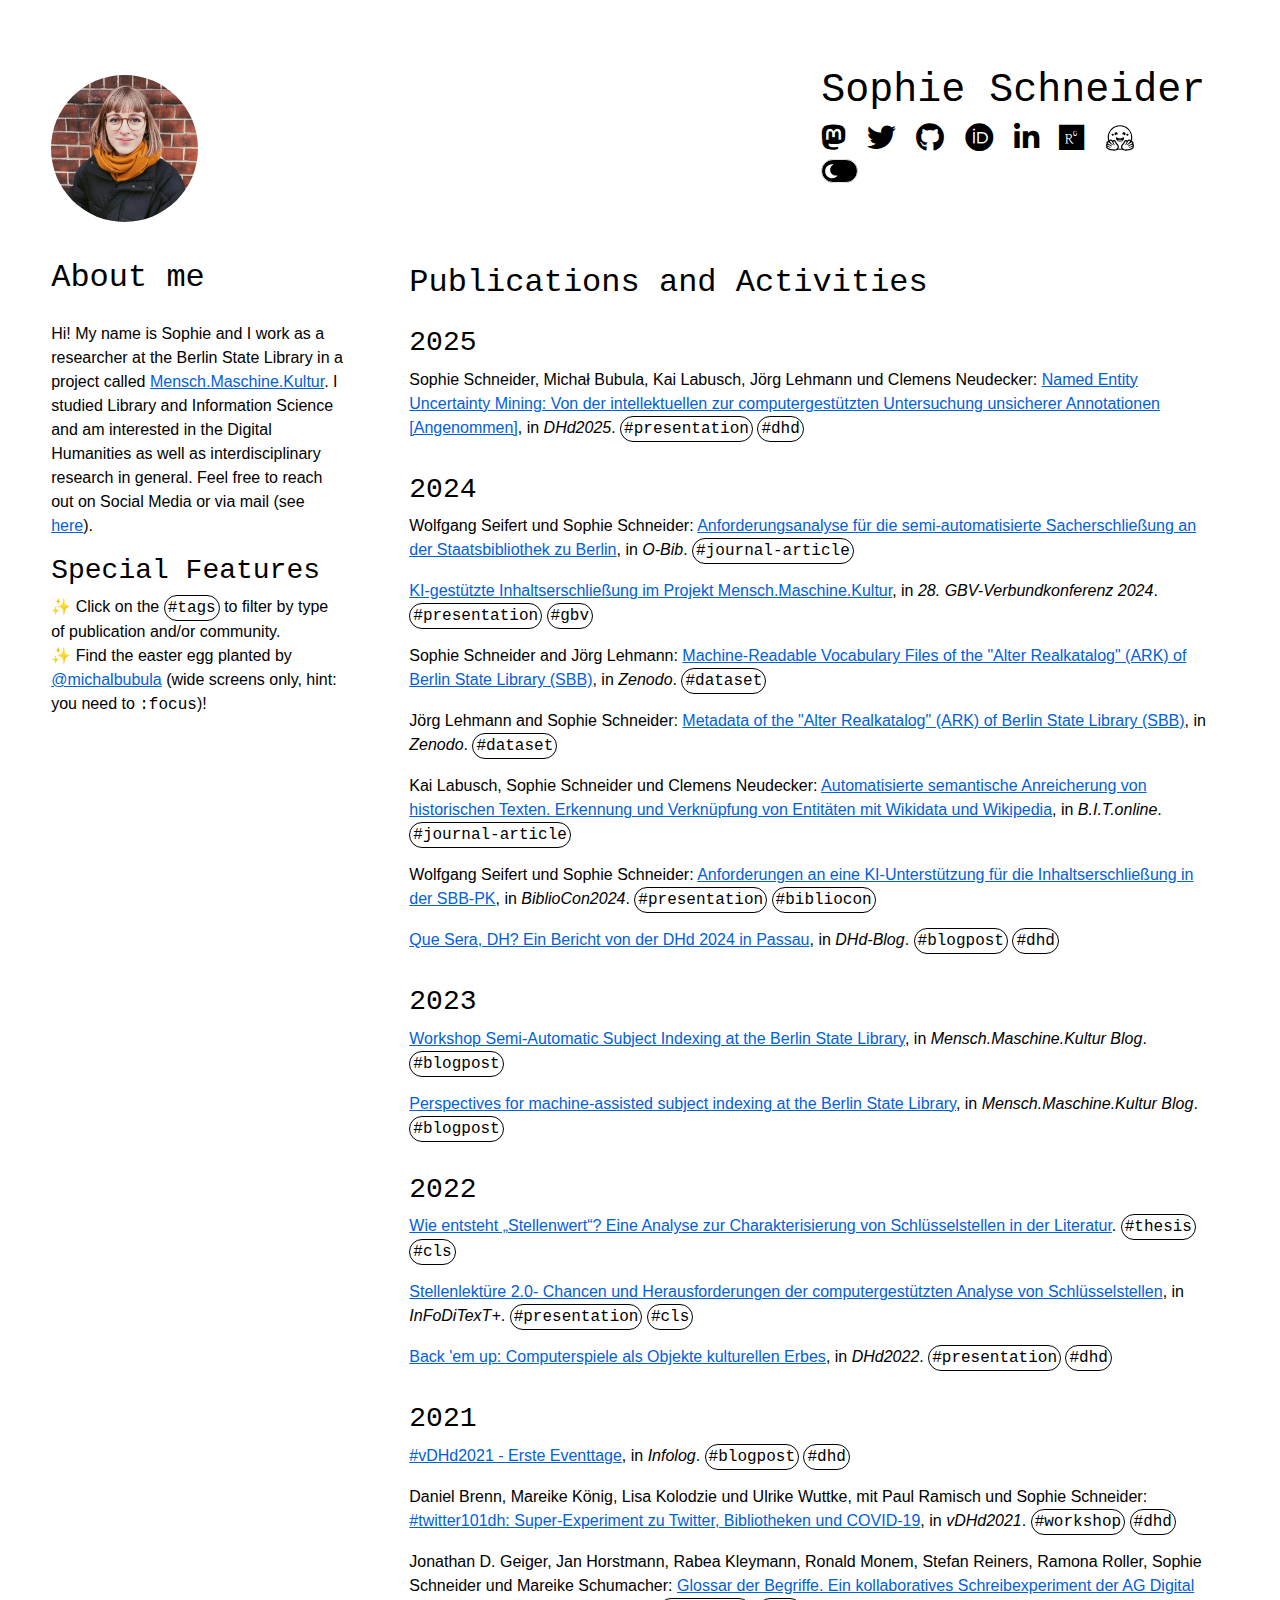
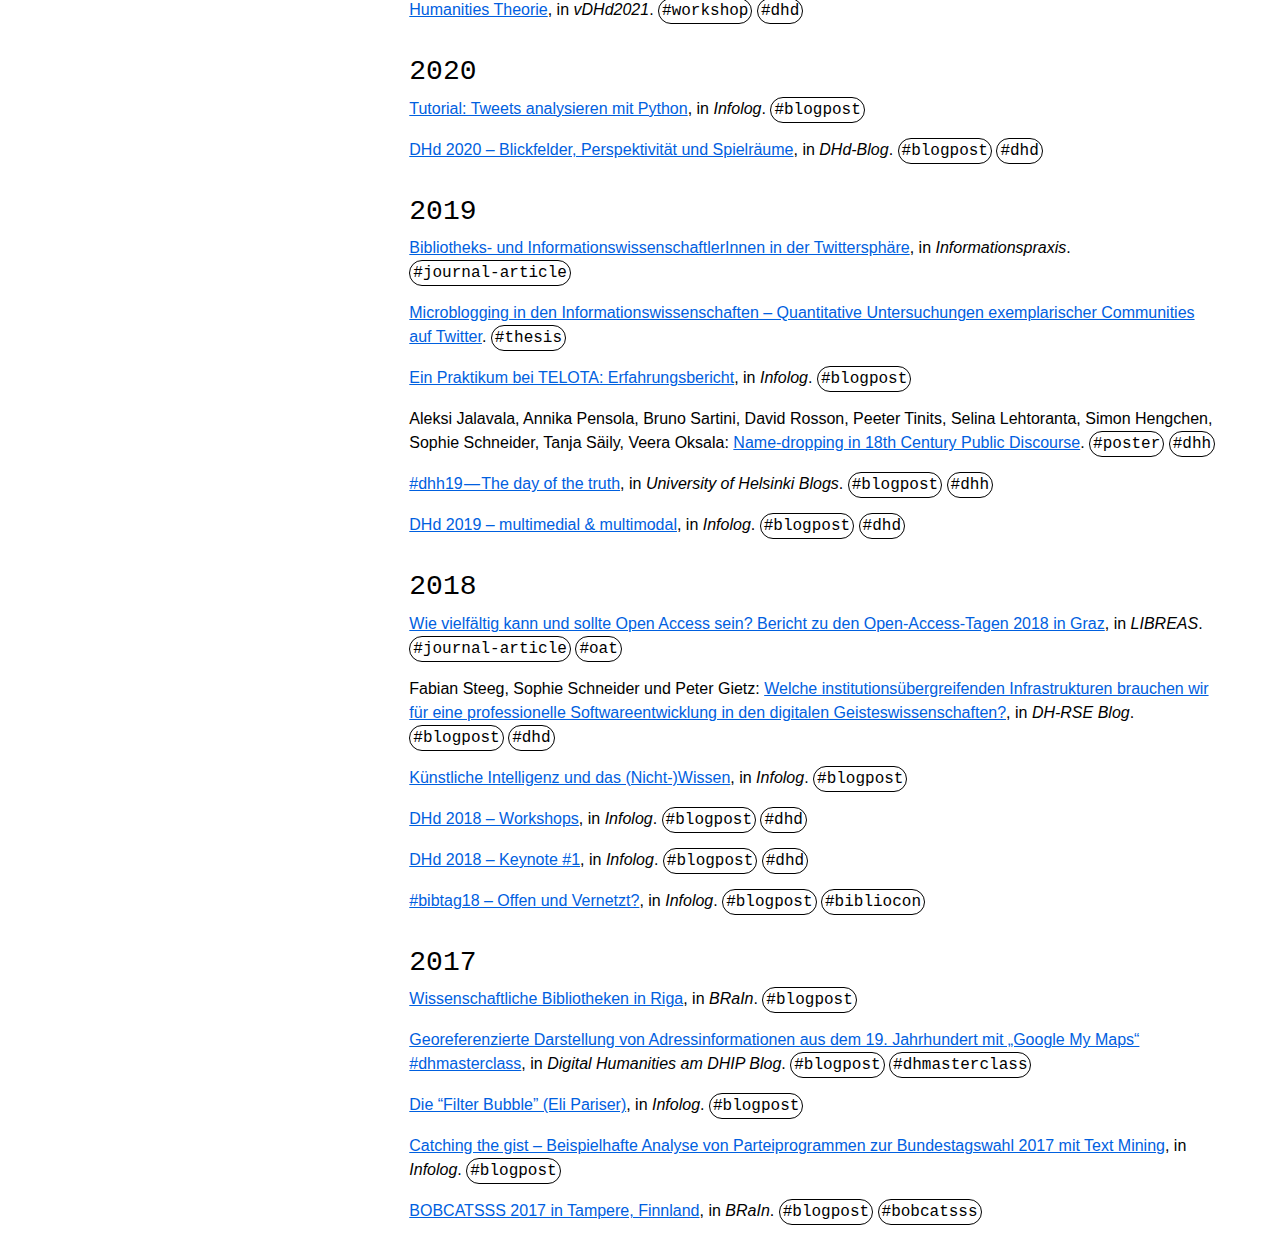
<file: index.html>
<!doctype html>
<html lang="en">
  <head>
    <meta charset="utf-8">
    <meta name="viewport" content="width=device-width, initial-scale=1">
    <link href="https://cdn.jsdelivr.net/npm/bootstrap@5.1.3/dist/css/bootstrap.min.css" rel="stylesheet">
    <link href="https://cdnjs.cloudflare.com/ajax/libs/font-awesome/6.1.1/css/all.min.css" rel="stylesheet">
    <link rel="stylesheet" href="style.css">
    <title>Sophie Schneider</title>
  </head>
  <body class="light-mode">
    <div class="header">
      <h1 id="name">Sophie Schneider</h1>
      <div class="social-media-icons">
        <a class="internal-link light-mode" href='https://fedihum.org/@bibwiss' target='_blank'><i class='fa-brands fa-mastodon'></i></a>
        <a class="internal-link light-mode" href='https://twitter.com/bibwiss' target='_blank'><i class='fa-brands fa-twitter'></i></a>
        <a class="internal-link light-mode" href='https://github.com/bibwiss' target='_blank'><i class='fa-brands fa-github'></i></a>
        <a class="internal-link light-mode" href=' https://orcid.org/0000-0002-8303-1798 ' target='_blank'><i class='fa-brands fa-orcid'></i></a>
        <a class="internal-link light-mode" href='http://www.linkedin.com/in/sophie-schneider-b72428150' target='_blank'><i class='fa-brands fa-linkedin-in'></i></a>
        <a class="internal-link light-mode" href=' https://www.researchgate.net/profile/Sophie-Schneider-15 ' target='_blank'><i class='fa-brands fa-researchgate'></i></a>
        <a class="internal-link light-mode" href='https://huggingface.co/bibwiss' target='_blank'>
          <!-- start HF logo (svg) -->
          <svg width="30" height="30" viewBox="0 0 500 463" fill="none" xmlns="http://www.w3.org/2000/svg">
            <path class="path-hover" d="M496.592 369.699C500.563 381.093 499.61 393.227 494.315 403.778C490.503 411.48 485.05 417.441 478.379 422.769C470.331 429.099 460.324 434.48 448.253 439.65C433.852 445.77 416.274 451.52 408.226 453.63C387.63 458.958 367.829 462.334 347.762 462.493C319.066 462.756 294.34 456.004 276.762 438.753C267.656 439.861 258.443 440.494 249.178 440.494C240.389 440.494 231.706 439.967 223.076 438.912C205.445 456.057 180.825 462.756 152.234 462.493C132.168 462.334 112.366 458.958 91.7177 453.63C83.7229 451.52 66.145 445.77 51.7439 439.65C39.6723 434.48 29.6656 429.099 21.6708 422.769C14.9467 417.441 9.49334 411.48 5.68127 403.778C0.439661 393.227 -0.566304 381.093 3.45755 369.699C-0.248631 360.994 -1.20165 351.024 1.71035 339.998C3.03399 334.987 5.20476 330.344 7.95792 326.229C7.37552 324.067 6.89901 321.851 6.58134 319.424C4.56941 304.97 9.59923 291.781 19.0765 281.547C23.7357 276.43 28.7655 272.895 34.0071 270.627C30.1421 254.273 28.1302 237.445 28.1302 220.247C28.1302 98.5969 127.085 0 249.178 0C291.111 0 330.343 11.6058 363.805 31.8633C369.84 35.5561 375.77 39.5126 381.436 43.7329C384.242 45.8431 387.048 48.006 389.748 50.2744C392.501 52.49 395.201 54.8112 397.796 57.1851C405.632 64.3069 412.991 71.9562 419.715 80.133C421.992 82.8235 424.163 85.6194 426.28 88.4681C430.569 94.1128 434.54 99.9685 438.193 106.035C443.752 115.109 448.623 124.604 452.859 134.469C455.665 141.064 458.101 147.816 460.271 154.727C463.501 165.067 465.99 175.723 467.684 186.696C468.213 190.336 468.69 194.028 469.06 197.721C469.802 205.107 470.225 212.598 470.225 220.247C470.225 237.234 468.213 253.904 464.454 269.994C470.278 272.262 475.784 275.955 480.92 281.547C490.397 291.781 495.427 305.022 493.415 319.477C493.098 321.851 492.621 324.067 492.039 326.229C494.792 330.344 496.963 334.987 498.286 339.998C501.198 351.024 500.245 360.994 496.592 369.699Z" fill="white"/>
            <path d="M433.839 221.75C433.839 120.838 351.531 39.0323 250 39.0323C148.469 39.0323 66.1613 120.838 66.1613 221.75C66.1613 322.662 148.469 404.468 250 404.468C351.531 404.468 433.839 322.662 433.839 221.75ZM45 221.75C45 109.222 136.782 18 250 18C363.218 18 455 109.222 455 221.75C455 334.278 363.218 425.5 250 425.5C136.782 425.5 45 334.278 45 221.75Z" fill="black"/>
            <path d="M250 405.5C352.173 405.5 435 323.232 435 221.75C435 120.268 352.173 38 250 38C147.827 38 65 120.268 65 221.75C65 323.232 147.827 405.5 250 405.5Z" fill="white"/>
            <path d="M202.198 404.174C216.789 383.118 215.755 367.316 195.735 347.627C175.715 327.943 164.062 299.145 164.062 299.145C164.062 299.145 159.709 282.419 149.794 283.958C139.88 285.497 132.6 310.492 153.368 325.783C174.135 341.069 149.232 351.456 141.242 337.099C133.252 322.741 111.435 285.831 100.121 278.772C88.8117 271.713 80.8483 275.668 83.5151 290.218C86.182 304.769 133.48 340.036 128.878 347.668C124.276 355.296 108.058 338.7 108.058 338.7C108.058 338.7 57.3079 293.255 46.2587 305.097C35.2096 316.94 54.641 326.863 82.3328 343.359C110.03 359.85 112.177 364.206 108.248 370.446C104.314 376.685 43.1836 325.971 37.4417 347.47C31.705 368.969 99.8291 375.209 95.6247 390.051C91.4203 404.899 47.6372 361.958 38.6823 378.689C29.7221 395.425 100.465 415.088 101.038 415.234C123.889 421.067 181.924 433.426 202.198 404.174Z" fill="white"/>
            <path d="M90.9935 255C82.4744 255 74.8603 258.477 69.551 264.784C66.2675 268.69 62.8367 274.986 62.5578 284.414C58.985 283.394 55.5489 282.824 52.3391 282.824C44.183 282.824 36.8163 285.93 31.6069 291.573C24.9137 298.815 21.9407 307.715 23.2351 316.62C23.8508 320.861 25.2768 324.663 27.4079 328.182C22.9142 331.795 19.6044 336.826 18.0047 342.876C16.7524 347.619 15.4685 357.497 22.1722 367.673C21.746 368.337 21.3461 369.027 20.9725 369.733C16.9418 377.336 16.684 385.927 20.2411 393.928C25.6346 406.054 39.0368 415.608 65.0625 425.863C81.2536 432.242 96.0661 436.321 96.1976 436.357C117.603 441.874 136.962 444.677 153.721 444.677C184.525 444.677 206.578 435.301 219.27 416.811C239.697 387.036 236.776 359.803 210.346 333.552C195.717 319.026 185.993 297.607 183.967 292.906C179.884 278.986 169.086 263.513 151.138 263.513H151.133C149.622 263.513 148.096 263.633 146.592 263.869C138.73 265.097 131.858 269.595 126.949 276.361C121.65 269.814 116.504 264.606 111.847 261.667C104.827 257.243 97.813 255 90.9935 255ZM90.9935 275.917C93.6771 275.917 96.9553 277.051 100.57 279.331C111.794 286.406 133.452 323.403 141.382 337.793C144.039 342.614 148.581 344.654 152.669 344.654C160.783 344.654 167.118 336.638 153.411 326.451C132.8 311.124 140.03 286.072 149.87 284.529C150.301 284.461 150.727 284.43 151.138 284.43C160.083 284.43 164.03 299.751 164.03 299.751C164.03 299.751 175.595 328.616 195.465 348.346C215.334 368.08 216.36 383.919 201.879 405.024C192.002 419.415 173.096 421.292 153.721 421.292C133.626 421.292 112.99 417.772 101.445 414.796C100.877 414.65 30.7019 396.255 39.5946 379.48C41.089 376.661 43.5516 375.532 46.6509 375.532C59.1744 375.532 81.9535 394.054 91.746 394.054C93.935 394.054 95.5662 392.371 96.1976 390.112C100.555 374.522 32.6646 369.738 38.3633 348.189C39.3683 344.377 42.094 342.829 45.9248 342.834C62.4737 342.834 99.6021 371.756 107.385 371.756C107.979 371.756 108.405 371.584 108.637 371.218C112.536 364.964 110.74 359.872 83.257 343.343C55.7738 326.808 36.1428 317.588 47.114 305.718C48.3768 304.347 50.1659 303.741 52.3391 303.741C69.0248 303.746 108.447 339.398 108.447 339.398C108.447 339.398 119.087 350.395 125.523 350.395C127.001 350.395 128.259 349.815 129.111 348.382C133.673 340.737 86.7366 305.388 84.0898 290.804C82.2955 280.921 85.3474 275.917 90.9935 275.917Z" fill="black"/>
            <path d="M296.9 404.174C282.31 383.118 283.343 367.316 303.363 347.627C323.383 327.943 335.037 299.145 335.037 299.145C335.037 299.145 339.39 282.419 349.304 283.958C359.219 285.497 366.498 310.492 345.731 325.783C324.963 341.069 349.866 351.456 357.856 337.099C365.846 322.741 387.663 285.831 398.978 278.772C410.287 271.713 418.25 275.668 415.583 290.218C412.916 304.769 365.618 340.036 370.22 347.668C374.822 355.296 391.041 338.7 391.041 338.7C391.041 338.7 441.791 293.255 452.84 305.097C463.889 316.94 444.457 326.863 416.766 343.359C389.068 359.85 386.921 364.206 390.85 370.446C394.784 376.685 455.915 325.971 461.657 347.47C467.393 368.969 399.269 375.209 403.474 390.051C407.678 404.899 451.461 361.958 460.416 378.689C469.376 395.425 398.633 415.088 398.06 415.234C375.209 421.067 317.175 433.426 296.9 404.174Z" fill="white"/>
            <path d="M408.105 255C416.624 255 424.238 258.477 429.547 264.784C432.831 268.69 436.262 274.986 436.541 284.414C440.113 283.394 443.549 282.824 446.759 282.824C454.915 282.824 462.282 285.93 467.491 291.573C474.185 298.815 477.158 307.715 475.863 316.62C475.248 320.861 473.822 324.663 471.69 328.182C476.184 331.795 479.494 336.826 481.094 342.876C482.346 347.619 483.63 357.497 476.926 367.673C477.352 368.337 477.752 369.027 478.126 369.733C482.157 377.336 482.414 385.927 478.857 393.928C473.464 406.054 460.062 415.608 434.036 425.863C417.845 432.242 403.032 436.321 402.901 436.357C381.495 441.874 362.136 444.677 345.377 444.677C314.573 444.677 292.52 435.301 279.829 416.811C259.402 387.036 262.322 359.803 288.753 333.552C303.381 319.026 313.105 297.607 315.131 292.906C319.214 278.986 330.012 263.513 347.961 263.513H347.966C349.476 263.513 351.002 263.633 352.507 263.869C360.368 265.097 367.24 269.595 372.15 276.361C377.449 269.814 382.595 264.606 387.252 261.667C394.271 257.243 401.285 255 408.105 255ZM408.105 275.917C405.421 275.917 402.143 277.051 398.528 279.331C387.304 286.406 365.646 323.403 357.716 337.793C355.059 342.614 350.518 344.654 346.429 344.654C338.315 344.654 331.98 336.638 345.687 326.451C366.299 311.124 359.069 286.072 349.229 284.529C348.797 284.461 348.371 284.43 347.961 284.43C339.015 284.43 335.069 299.751 335.069 299.751C335.069 299.751 323.503 328.616 303.634 348.346C283.764 368.08 282.738 383.919 297.219 405.024C307.096 419.415 326.002 421.292 345.377 421.292C365.472 421.292 386.108 417.772 397.653 414.796C398.221 414.65 468.397 396.255 459.504 379.48C458.009 376.661 455.547 375.532 452.447 375.532C439.924 375.532 417.145 394.054 407.352 394.054C405.163 394.054 403.532 392.371 402.901 390.112C398.543 374.522 466.434 369.738 460.735 348.189C459.73 344.377 457.004 342.829 453.174 342.834C436.625 342.834 399.496 371.756 391.714 371.756C391.119 371.756 390.693 371.584 390.461 371.218C386.562 364.964 388.358 359.872 415.841 343.343C443.325 326.808 462.956 317.588 451.984 305.718C450.722 304.347 448.932 303.741 446.759 303.741C430.074 303.746 390.651 339.398 390.651 339.398C390.651 339.398 380.011 350.395 373.576 350.395C372.097 350.395 370.84 349.815 369.987 348.382C365.425 340.737 412.362 305.388 415.009 290.804C416.803 280.921 413.751 275.917 408.105 275.917Z" fill="black"/>
            <path d="M319.277 228.901C319.277 205.236 288.585 241.304 250.637 241.465C212.692 241.306 182 205.238 182 228.901C182 244.591 189.507 270.109 209.669 285.591C213.681 271.787 235.726 260.729 238.877 262.317C243.364 264.578 243.112 270.844 250.637 276.365C258.163 270.844 257.911 264.58 262.398 262.317C265.551 260.729 287.594 271.787 291.605 285.591C311.767 270.109 319.275 244.591 319.275 228.903L319.277 228.901Z" fill="black"/>
            <path class="path-hover" d="M262.4 262.315C257.913 264.576 258.165 270.842 250.639 276.363C243.114 270.842 243.366 264.578 238.879 262.315C235.726 260.727 213.683 271.785 209.672 285.589C219.866 293.417 233.297 298.678 250.627 298.806C250.631 298.806 250.635 298.806 250.641 298.806C250.646 298.806 250.65 298.806 250.656 298.806C267.986 298.68 281.417 293.417 291.611 285.589C287.6 271.785 265.555 260.727 262.404 262.315H262.4Z" fill="grey"/>
            <path d="M373 196C382.389 196 390 188.389 390 179C390 169.611 382.389 162 373 162C363.611 162 356 169.611 356 179C356 188.389 363.611 196 373 196Z" fill="black"/>
            <path d="M128 196C137.389 196 145 188.389 145 179C145 169.611 137.389 162 128 162C118.611 162 111 169.611 111 179C111 188.389 118.611 196 128 196Z" fill="black"/>
            <path d="M313.06 171.596C319.796 173.968 322.476 187.779 329.281 184.171C342.167 177.337 347.06 161.377 340.208 148.524C333.356 135.671 317.354 130.792 304.467 137.626C291.58 144.46 286.688 160.419 293.54 173.272C296.774 179.339 307.039 169.475 313.06 171.596Z" fill="black"/>
            <path d="M188.554 171.596C181.818 173.968 179.138 187.779 172.334 184.171C159.447 177.337 154.555 161.377 161.407 148.524C168.259 135.671 184.26 130.792 197.147 137.626C210.034 144.46 214.926 160.419 208.074 173.272C204.84 179.339 194.575 169.475 188.554 171.596Z" fill="black"/>
          </svg>
          <!-- end HF logo (svg) -->
        </a>
        <div class="form-check form-switch">
          <input class="form-check-input" type="checkbox" role="switch" id="flexSwitchCheckDefault" class="light" autocomplete="off">
        </div>
      </div>
    </div>
    <div class="content">
    <div class="description-index">
	<img src="img/sophie_2020_profilbild.jpeg" alt="profile picture" tabindex="0" id="img_profile"> 
    <img src="img/sophie_2020_profilbild.jpeg" alt="profile picture" tabindex="0" id="transp">
    <figcaption class="bio-short">
      <h2>About me</h2>
      <p id="introduction">Hi! My name is Sophie and I work as a researcher at the Berlin State Library in a project called <a href="https://mmk.sbb.berlin/?lang=en" target="_blank">Mensch.Maschine.Kultur</a>. I studied Library and Information Science and am interested in the Digital Humanities as well as interdisciplinary research in general. Feel free to reach out on Social Media or via mail (see <a href="https://mmk.sbb.berlin/contact/?lang=en" target="_blank">here</a>).</p>
      <h3>Special Features</h3>
      <p>✨ Click on the <span class="hashtag light-mode">tags</span> to filter by type of publication and/or community. <br>✨ Find the easter egg planted by <a href="https://github.com/michalbubula" target="_blank">@michalbubula</a> (wide screens only, hint: you need to <span style="font-family: monospace;">:focus</span>)!</p></figcaption>
    </div>
    <div class="container">

      <div id="app" class="row rounded firstrow"><h2>Publications and Activities</h2></div>
    </div>

    <script src="index.js"></script>
    
  </body>
</html>
</file>
<file: style.css>
/*basic settings*/

html, body {
    overflow-x: hidden;
  }

body {
    padding: 4%;
    box-sizing: border-box;
    min-height: 100vh;
    font-family: Arial;
    position: relative;
}

body.light-mode {
    background-color: white;
    color: black;
}

body.dark-mode {
    background-color: #15141a;
    color: white;
}

/*divs*/
.container{
    border-radius: 15px;
    width: 70%;
    margin-left: 30%;
}

.firstrow {
    margin-left: -1.2rem;
}

.row {
    font-family: Arial;
}

@media screen and (max-width: 480px)  {
    .description, .description-index {
        width: 100%!important;
        height: 100%!important;
        position: relative !important;
    }
    .container{
        width: 100%;
        margin-left: 0%;
    }
    .header{
        width: 40%!important;
    }
    .bio-short{
        margin: 2%;
        padding-top: 0rem !important;
    }
    .description > h1, .description > p {
        position: relative!important;
        float:none!important;
        margin-left: 4%!important;
        width: 95%!important;
    }

    #img_profile{
        margin-top: -1rem;
        width: 20% !important;
        /*height: 25% !important;*/
        margin-left: .5rem;
    } 

    .social-media-icons {
        margin-top: 25%;
        width: 300%;
        margin-left: -140%;
    }

    .fa-brands, .fa-regular, svg {
        width: 8% !important;
        margin-right: .8rem !important;
    }
}

.description {
    width: 25%;
    height: 25%;
    position:fixed;
    word-wrap: break-word;
}

.description-index {
    width: 25%;
    height: 25%;
    margin-bottom: 3.5%;
}

.bio-short {
    float: left;
    padding-top: 1.3rem;
    font-family: Arial;
}

#introduction {
    padding-top: 1rem;
}

@media screen and (min-width: 480px) and (max-width: 900px) {
    .bio-short {padding-top: .5rem;}
}

/*title/header*/

.header{
    float:right;
    margin-right: 2%;
}

.content {
    margin-top: 1.5rem;
}

h1, h2, h3, h4, h5, h6 {
    font-weight: 500;
    font-family: monospace;
    margin-top: 1rem;
}

/*links*/

a {
    color: #0060df;
}

a:hover, a.internal-link:hover, a.internal-link.dark-mode:hover {
    color: #0250bb;
}

a.internal-link {
    color:black;
}

a.internal-link.dark-mode {
    color: white
}

/*publication entries*/

.publisher {
    font-style: italic;
}

.hashtag {
    border-radius: 15px;
    border-width: thin;
    border-style: solid;
    padding: 3px;
    white-space: nowrap;
    font-family: monospace;
}

.hashtag::before {
    content: "#";
}

.hashtag.dark-mode {
    border-color: white;
}

.hashtag.light-mode {
    border-color: black;
}

.hashtag:hover {
    cursor:pointer;
}

/*filtering*/

.hide-pub {
    display: none;
}

.light-mode.active {
    color:white;
    background-color: black;
}

.dark-mode.active {
    color: #04141d;
    background-color: white;
}

/*images*/

@-moz-keyframes spin { 
    0% {
        -moz-transform: rotate(0deg);
    }
    100% {
        -moz-transform: rotate(360deg); 
    } 
}
@-webkit-keyframes spin { 
    0% {
        -webkit-transform: rotate(0deg);
    }
    100% {
        -webkit-transform: rotate(360deg); 
    }  
}
@keyframes spin { 
    0% {
        transform: rotate(0deg);
    }
    100% {
        transform: rotate(360deg); 
    } 
}

@media screen and (min-width: 480px) {
@-moz-keyframes spin_back { 
    0% {
        -moz-transform: rotate(0deg);
    }
    100% {
        -moz-transform: rotate(-360deg); 
    } 
}
@-webkit-keyframes spin_back {
	0% {
        -webkit-transform: rotate(0deg);
    }
    100% {
        -webkit-transform: rotate(-360deg); 
    } 
}
@keyframes spin_back { 
    0% {
        transform: rotate(0deg);
    }
    100% {
        transform: rotate(-360deg);
    } 
}

@-moz-keyframes move {
    0% {
        top: 10vh; 
        left: 4vw; 
    }
    25% {
        top: 10vh; 
        left: 87.5vw;
    }
    50% {
        top: 74.0vh; 
        left: 87.5vw;
    }
    75% {
        top: 74.0vh; 
        left: 4vw; 
    }
    100% {
        top: 10vh; 
        left: 4vw; 
    }
}
@-webkit-keyframes move {
    0% {
        top: 10vh; 
        left: 4vw; 
    }
    25% {
        top: 10vh; 
        left: 87.5vw;
    }
    50% {
        top: 74.0vh; 
        left: 87.5vw;
    }
    75% {
        top: 74.0vh; 
        left: 4vw; 
    }
    100% {
        top: 10vh; 
        left: 4vw; 
    }
} 
@keyframes move {
    0% {
        top: 10vh; 
        left: 4vw; 
    }
    25% {
        top: 10vh; 
        left: 87.5vw; 
    }
    50% {
        top: 74.0vh; 
        left: 87.5vw; 
    }
    75% {
        top: 74.0vh; 
        left: 4vw; 
    }
    100% {
        top: 10vh; 
        left: 4vw; 
    }
}

#img_profile:focus {
    -webkit-animation: move 20s ease-in-out infinite, spin_back 3s linear infinite;
    -moz-animation: move 20s ease-in-out infinite, spin_back 3s linear infinite;
    animation: move 20s ease-in-out infinite, spin_back 3s linear infinite;
}

#img_profile:hover:not(:focus) {
    -webkit-animation: spin 4s linear infinite;
    -moz-animation: spin 4s linear infinite;
    animation: spin 4s linear infinite;
}


#transp {
	opacity: 0%;
	position: relative;
	height: 50%;
	width: 50%;
    border-radius: 50%; 
    animation: none; 
	z-index: -1;
}
}

@media screen and (max-width: 480px) {
#transp {
	opacity: 0%;
	position: relative;
	height: 50%;
	width: 50%;
    border-radius: 50%; 
    animation: none; 
	z-index: -1;
    display: none;
}

#img_profile:hover {
    -webkit-animation: spin 4s linear infinite;
    -moz-animation: spin 4s linear infinite;
    animation: spin 4s linear infinite;
}
}

#img_profile {
	position: absolute;
	height: auto;
	width: 11.5%;
    border-radius: 50%;
	margin-top: auto;
	margin-left: auto; 
	transition: transform 0.5s; 
    animation: none;
}

/*buttons/icons*/

.social-buttons a {
    box-shadow: none;
}

.social-buttons a::after {
    content: "";
}

.social-buttons button {
    background-color: #30dcff;
    display: inline !important;
}

.social-buttons button:hover {
    background-color: white;
    color: #04141d;
}

.fa-brands, .fa-regular, svg {
    font-size: 1.8rem !important;
    margin-right: 1rem;
}

/*HF logo (svg)*/
svg {
    vertical-align: top !important;
    }
    
svg:hover .path-hover {
    fill: #0250bb;
    }

/*light-switch*/
/*light-mode*/
#flexSwitchCheckDefault {
    height: 1.5rem;
    width: 2.3rem;
    background-color: black;
    background-image: url("data:image/svg+xml, <svg xmlns='http://www.w3.org/2000/svg' viewBox='-100 -100 700 700' fill='white'><!--! Font Awesome Pro 6.4.0 by @fontawesome - https://fontawesome.com License - https://fontawesome.com/license (Commercial License) Copyright 2023 Fonticons, Inc. --><path d='M223.5 32C100 32 0 132.3 0 256S100 480 223.5 480c60.6 0 115.5-24.2 155.8-63.4c5-4.9 6.3-12.5 3.1-18.7s-10.1-9.7-17-8.5c-9.8 1.7-19.8 2.6-30.1 2.6c-96.9 0-175.5-78.8-175.5-176c0-65.8 36-123.1 89.3-153.3c6.1-3.5 9.2-10.5 7.7-17.3s-7.3-11.9-14.3-12.5c-6.3-.5-12.6-.8-19-.8z'/></svg>");
    background-origin: content-box;
}

/*dark-mode*/
input[type="checkbox"]:checked {
    height: 1.7rem;
    width: 3rem;
    background-color: white !important;
    border-color: white !important;
    background-image: url("data:image/svg+xml, <svg xmlns='http://www.w3.org/2000/svg' fill='%2304141d' viewBox='-100 -100 700 700'><!--! Font Awesome Pro 6.4.0 by @fontawesome - https://fontawesome.com License - https://fontawesome.com/license (Commercial License) Copyright 2023 Fonticons, Inc. --><path d='M361.5 1.2c5 2.1 8.6 6.6 9.6 11.9L391 121l107.9 19.8c5.3 1 9.8 4.6 11.9 9.6s1.5 10.7-1.6 15.2L446.9 256l62.3 90.3c3.1 4.5 3.7 10.2 1.6 15.2s-6.6 8.6-11.9 9.6L391 391 371.1 498.9c-1 5.3-4.6 9.8-9.6 11.9s-10.7 1.5-15.2-1.6L256 446.9l-90.3 62.3c-4.5 3.1-10.2 3.7-15.2 1.6s-8.6-6.6-9.6-11.9L121 391 13.1 371.1c-5.3-1-9.8-4.6-11.9-9.6s-1.5-10.7 1.6-15.2L65.1 256 2.8 165.7c-3.1-4.5-3.7-10.2-1.6-15.2s6.6-8.6 11.9-9.6L121 121 140.9 13.1c1-5.3 4.6-9.8 9.6-11.9s10.7-1.5 15.2 1.6L256 65.1 346.3 2.8c4.5-3.1 10.2-3.7 15.2-1.6zM160 256a96 96 0 1 1 192 0 96 96 0 1 1 -192 0zm224 0a128 128 0 1 0 -256 0 128 128 0 1 0 256 0z'/></svg>") !important;
    background-origin: content-box;
}
</file>
